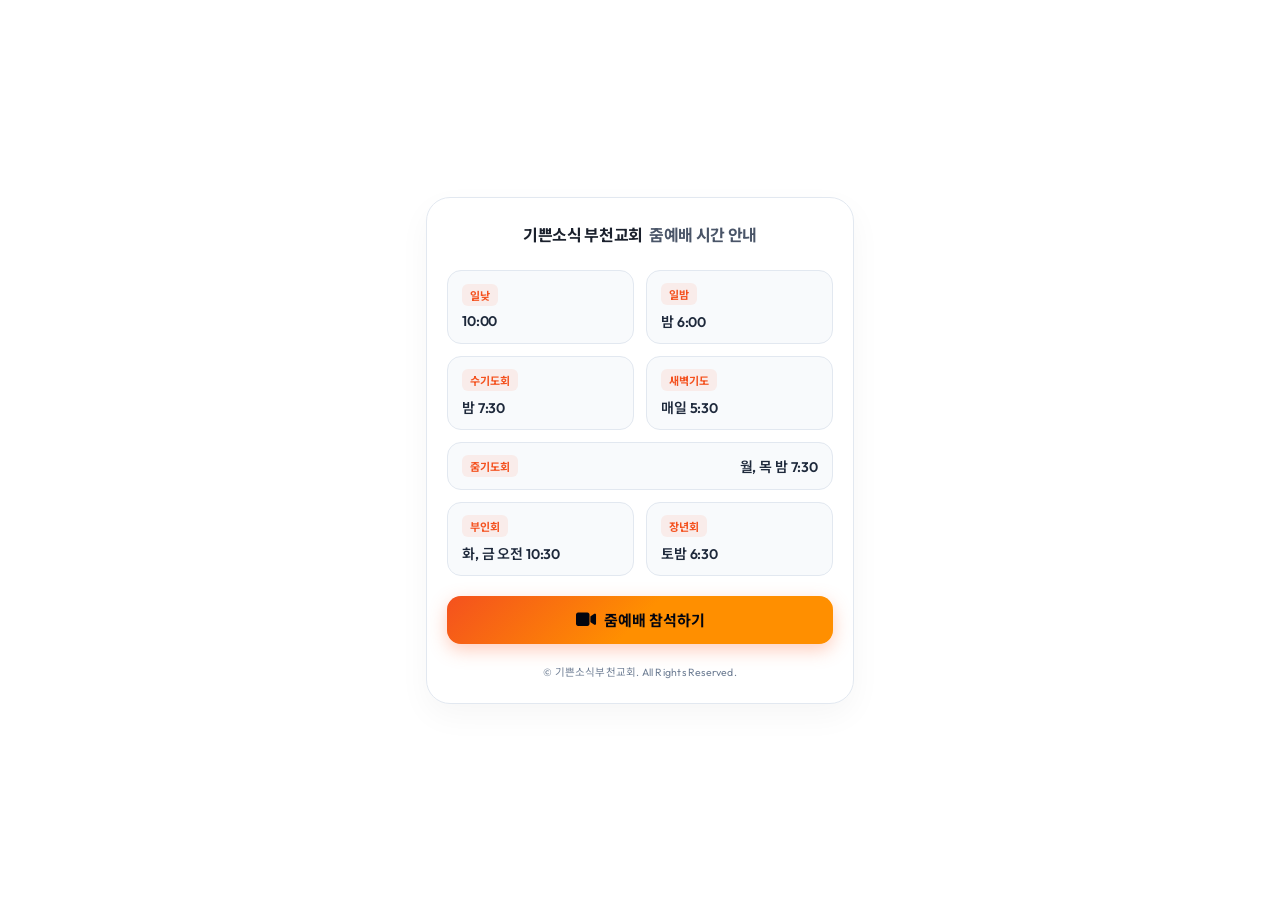
<file: index.html>
<!DOCTYPE html>
<html lang="ko">
<head>
  <meta charset="UTF-8">
  <meta name="viewport" content="width=device-width, initial-scale=1.0, maximum-scale=1.0, user-scalable=no">
  <title>기쁜소식 부천교회 줌예배 안내</title>
  
  <!-- SEO Meta Tags -->
  <meta name="description" content="기쁜소식 부천교회 줌예배 줌(Zoom) 참가 및 예배 안내 페이지입니다.">
  <meta name="theme-color" content="#ffffff">
  
  <!-- Open Graph / KakaoTalk Share Preview Tags -->
  <meta property="og:title" content="기쁜소식 부천교회 줌예배 안내">
  <meta property="og:description" content="온라인 줌(Zoom) 예배 접속 링크 및 시간표 안내 페이지입니다.">
  <meta property="og:type" content="website">
  <meta property="og:url" content="https://cwchung88-ccw.github.io/zoom/">
  
  <!-- Google Fonts -->
  <link rel="preconnect" href="https://fonts.googleapis.com">
  <link rel="preconnect" href="https://fonts.gstatic.com" crossorigin>
  <link href="https://fonts.googleapis.com/css2?family=Noto+Sans+KR:wght@300;400;500;700&family=Outfit:wght@300;400;500;600;700&display=swap" rel="stylesheet">
  
  <!-- FontAwesome Icons -->
  <link rel="stylesheet" href="https://cdnjs.cloudflare.com/ajax/libs/font-awesome/6.4.0/css/all.min.css">
  
  <!-- Custom Styles -->
  <link rel="stylesheet" href="index.css">
</head>
<body>
  <!-- Animated Background Elements -->
  <div class="bg-gradient-overlay"></div>
  <div class="glow-orb" id="orb-1"></div>
  <div class="glow-orb" id="orb-2"></div>
  
  <div class="app-container">
    <main class="card-container">
      <!-- Header Section -->
      <header class="header-section">
        <h1 class="main-title">
          <span id="church-title" class="church-title">기쁜소식 부천교회</span>
          <span class="service-badge">줌예배 시간 안내</span>
        </h1>
      </header>

      <!-- Schedule List Section -->
      <section class="schedule-section">
        <div class="schedule-list">
          <div class="schedule-item">
            <span class="schedule-badge">일낮</span>
            <span class="schedule-time">10:00</span>
          </div>
          <div class="schedule-item">
            <span class="schedule-badge">일밤</span>
            <span class="schedule-time">밤 6:00</span>
          </div>
          <div class="schedule-item">
            <span class="schedule-badge">수기도회</span>
            <span class="schedule-time">밤 7:30</span>
          </div>
          <div class="schedule-item">
            <span class="schedule-badge">새벽기도</span>
            <span class="schedule-time">매일 5:30</span>
          </div>
          <div class="schedule-item full-width">
            <span class="schedule-badge">줌기도회</span>
            <span class="schedule-time">월, 목 밤 7:30</span>
          </div>
          <div class="schedule-item">
            <span class="schedule-badge">부인회</span>
            <span class="schedule-time">화, 금 오전 10:30</span>
          </div>
          <div class="schedule-item">
            <span class="schedule-badge">장년회</span>
            <span class="schedule-time">토밤 6:30</span>
          </div>
        </div>
      </section>

      <!-- Main Action: Join Zoom -->
      <section class="action-section">
        <a id="btn-join-zoom" href="https://us02web.zoom.us/j/8513262934?pwd=cGhpZkpqZk5qU2VRVUlpVnM3VTd0Zz09" target="_blank" class="join-button">
          <span class="pulse-effect"></span>
          <i class="fa-solid fa-video join-icon"></i>
          <span>줌예배 참석하기</span>
        </a>
      </section>


      <!-- Zoom Connection Credentials (Hidden as requested) -->
      <!--
      <section class="credentials-section">
        ...
      </section>
      -->

      <!-- Bible Verse Card (Hidden in Minimal View)
      <section class="verse-section">
        <div class="verse-card">
          <i class="fa-solid fa-quote-left quote-icon top"></i>
          <p id="txt-bible-verse" class="verse-text">“하나님은 영이시니 예배하는 자가 신령과 진정으로 예배할찌니라” (요4:24)</p>
          <i class="fa-solid fa-quote-right quote-icon bottom"></i>
        </div>
      </section>
      -->

      <!-- Guidelines Section (Hidden in Minimal View)
      <section class="guidelines-section">
        <div class="guidelines-box">
          <i class="fa-solid fa-circle-info info-icon"></i>
          <p id="txt-instructions" class="guidelines-text">
            인터넷으로 예배를 드리시는 분은 화면을 켜고 바르게 앉아 오프라인 예배에 참석하는 마음으로 임해주시기 바랍니다.
          </p>
        </div>
      </section>
      -->
      
      <!-- Footer Copyright -->
      <footer class="footer-section">
        <p>&copy; 기쁜소식부천교회. All Rights Reserved.</p>
      </footer>
    </main>
  </div>

  <!-- Configuration and Logic Scripts -->
  <script src="config.js"></script>
  <script src="index.js"></script>
</body>
</html>
</file>
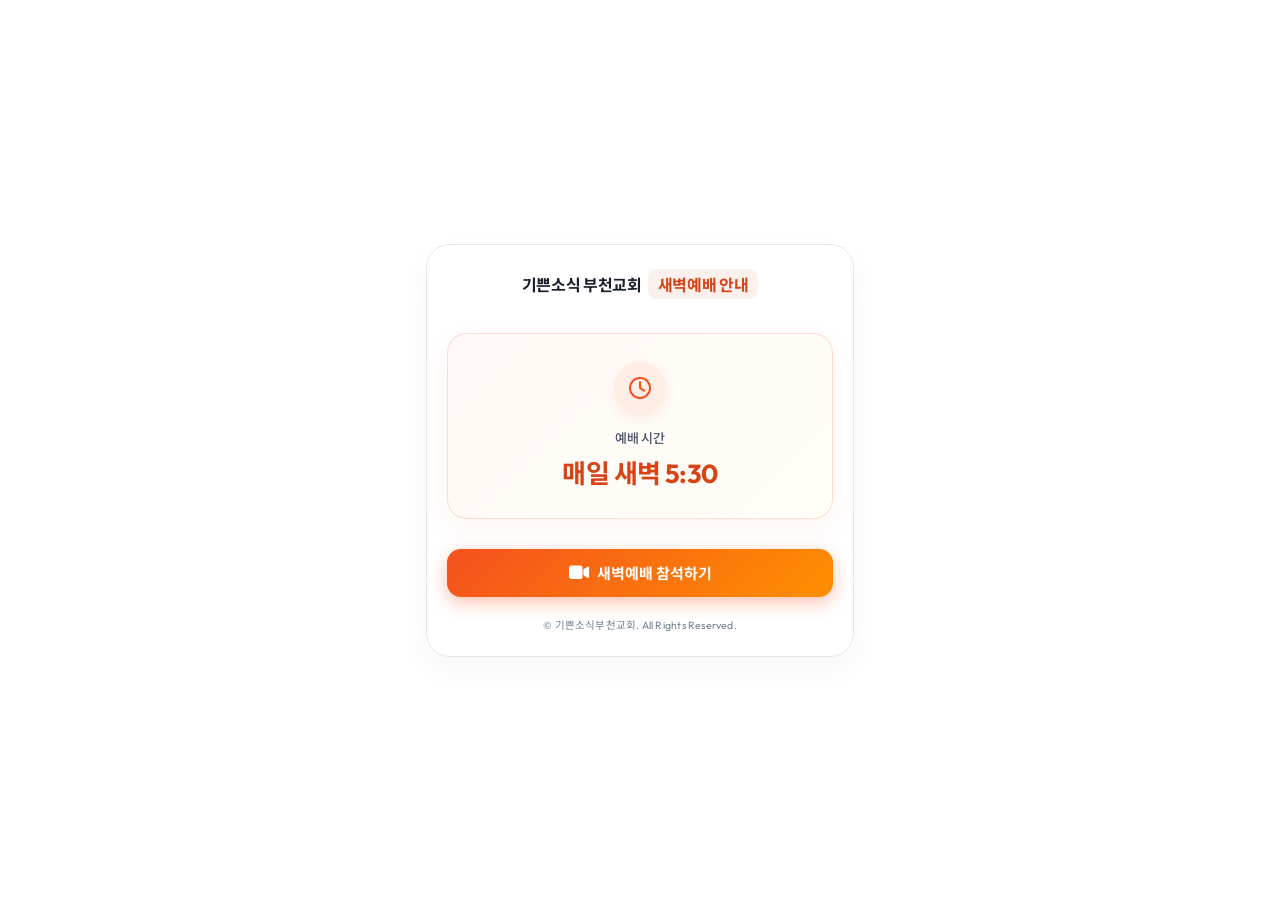
<file: dawn.html>
<!DOCTYPE html>
<html lang="ko">
<head>
  <meta charset="UTF-8">
  <meta name="viewport" content="width=device-width, initial-scale=1.0, maximum-scale=1.0, user-scalable=no">
  <title>기쁜소식부천교회 새벽예배 안내</title>
  
  <!-- SEO Meta Tags -->
  <meta name="description" content="기쁜소식부천교회 새벽예배 안내 페이지입니다.">
  <meta name="theme-color" content="#ffffff">
  
  <!-- Open Graph / KakaoTalk Share Preview Tags -->
  <meta property="og:title" content="기쁜소식부천교회 새벽예배
(매일 새벽 5:30)">

  <meta property="og:description" content="여기를 눌러 링크를 확인하세요.">


  <meta property="og:type" content="website">
  <meta property="og:url" content="https://cwchung88-ccw.github.io/zoom/dawn.html">
  
  <!-- Google Fonts -->
  <link rel="preconnect" href="https://fonts.googleapis.com">
  <link rel="preconnect" href="https://fonts.gstatic.com" crossorigin>
  <link href="https://fonts.googleapis.com/css2?family=Noto+Sans+KR:wght@300;400;500;700&family=Outfit:wght@300;400;500;600;700&display=swap" rel="stylesheet">
  
  <!-- FontAwesome Icons -->
  <link rel="stylesheet" href="https://cdnjs.cloudflare.com/ajax/libs/font-awesome/6.4.0/css/all.min.css">
  
  <!-- Custom Styles -->
  <link rel="stylesheet" href="index.css">
</head>
<body>
  <!-- Animated Background Elements -->
  <div class="bg-gradient-overlay"></div>
  <div class="glow-orb" id="orb-1"></div>
  <div class="glow-orb" id="orb-2"></div>
  
  <div class="app-container">
    <main class="card-container">
      <!-- Header Section -->
      <header class="header-section">
        <h1 class="main-title">
          <span id="church-title" class="church-title">기쁜소식 부천교회</span>
          <span class="service-badge theme-dawn">새벽예배 안내</span>
        </h1>
      </header>

      <!-- Dawn Worship Time Section -->
      <section class="dawn-time-section">
        <div class="dawn-time-card">
          <div class="dawn-time-icon-container">
            <i class="fa-regular fa-clock"></i>
          </div>
          <div class="dawn-time-info">
            <span class="dawn-time-label">예배 시간</span>
            <span id="dawn-time" class="dawn-time-value">매일 새벽 5:30</span>
          </div>
        </div>
      </section>

      <!-- Main Action: Join Zoom -->
      <section class="action-section">
        <a id="btn-join-zoom" href="https://us02web.zoom.us/j/8513262934?pwd=cGhpZkpqZk5qU2VRVUlpVnM3VTd0Zz09" target="_blank" class="join-button dawn-button">
          <span class="pulse-effect"></span>
          <i class="fa-solid fa-video join-icon"></i>
          <span>새벽예배 참석하기</span>
        </a>
      </section>

      
      <!-- Footer Copyright -->
      <footer class="footer-section">
        <p>&copy; 기쁜소식부천교회. All Rights Reserved.</p>
      </footer>
    </main>
  </div>

  <!-- Configuration and Logic Scripts -->
  <script src="config.js"></script>
  <script src="index.js"></script>
</body>
</html>
</file>
<file: index.css>
/* ==========================================
   Design System: Dawn & Glow (새벽 테마)
   ========================================== */

:root {
  /* Colors - Pure White Theme */
  --bg-dark: #ffffff;
  --bg-darker: #ffffff;
  --card-bg: #ffffff;
  --card-border: #e2e8f0;
  
  --primary-glow: rgba(255, 112, 67, 0.04);
  --secondary-glow: rgba(45, 140, 255, 0.04);
  
  /* Accent Colors */
  --color-dawn-gold: #d84315;
  --color-dawn-orange: #f4511e;
  --color-sun: #ff8f00;
  --color-zoom: #0076ff;
  
  /* Text Colors */
  --text-primary: #1a1e2d;
  --text-secondary: #4a5568;
  --text-muted: #718096;
  --text-verse: #c62828;
  
  /* Typography */
  --font-family: 'Outfit', 'Noto Sans KR', -apple-system, BlinkMacSystemFont, 'Segoe UI', Roboto, Helvetica, Arial, sans-serif;
  
  /* Transitions */
  --transition-smooth: all 0.3s cubic-bezier(0.4, 0, 0.2, 1);
  --transition-bounce: all 0.5s cubic-bezier(0.175, 0.885, 0.32, 1.275);
}

/* Reset & Base Styles */
* {
  margin: 0;
  padding: 0;
  box-sizing: border-box;
  -webkit-tap-highlight-color: transparent;
}

body {
  font-family: var(--font-family);
  background-color: var(--bg-dark);
  color: var(--text-primary);
  min-height: 100vh;
  display: flex;
  justify-content: center;
  align-items: center;
  overflow-x: hidden;
  position: relative;
}

/* Smooth custom scrollbar for mobile browser */
::-webkit-scrollbar {
  width: 6px;
}
::-webkit-scrollbar-track {
  background: var(--bg-darker);
}
::-webkit-scrollbar-thumb {
  background: rgba(0, 0, 0, 0.15);
  border-radius: 3px;
}
::-webkit-scrollbar-thumb:hover {
  background: rgba(0, 0, 0, 0.3);
}

/* Ambient Background Glows */
.bg-gradient-overlay {
  position: fixed;
  top: 0;
  left: 0;
  width: 100vw;
  height: 100vh;
  background: #ffffff;
  z-index: -3;
}

.glow-orb {
  display: none;
}

#orb-1 {
  top: -10%;
  left: -20%;
  width: 70vw;
  height: 70vw;
  background: radial-gradient(circle, var(--color-dawn-orange) 0%, transparent 70%);
  animation: floatOrb1 15s infinite alternate ease-in-out;
}

#orb-2 {
  bottom: -10%;
  right: -20%;
  width: 80vw;
  height: 80vw;
  background: radial-gradient(circle, var(--color-zoom) 0%, transparent 70%);
  animation: floatOrb2 20s infinite alternate ease-in-out;
}

/* Animations for Background Orbs */
@keyframes floatOrb1 {
  0% { transform: translate(0, 0) scale(1); }
  100% { transform: translate(8%, 10%) scale(1.15); }
}

@keyframes floatOrb2 {
  0% { transform: translate(0, 0) scale(1); }
  100% { transform: translate(-10%, -8%) scale(0.9); }
}

/* App Container */
.app-container {
  width: 100%;
  max-width: 460px;
  padding: 16px;
  display: flex;
  justify-content: center;
  align-items: center;
  min-height: 100vh;
}

/* Glass Card Container */
.card-container {
  width: 100%;
  background: var(--card-bg);
  border: 1px solid var(--card-border);
  border-radius: 24px;
  padding: 24px 20px;
  box-shadow: 0 12px 32px rgba(0, 0, 0, 0.04);
  display: flex;
  flex-direction: column;
  gap: 20px;
  position: relative;
  overflow: hidden;
  animation: slideUpFade 0.8s cubic-bezier(0.16, 1, 0.3, 1);
}

@keyframes slideUpFade {
  from {
    opacity: 0;
    transform: translateY(30px);
  }
  to {
    opacity: 1;
    transform: translateY(0);
  }
}

/* Header Section */
.header-section {
  display: flex;
  flex-direction: column;
  align-items: center;
  text-align: center;
  position: relative;
}

.logo-container {
  width: 48px;
  height: 48px;
  background: linear-gradient(135deg, rgba(255, 112, 67, 0.25) 0%, rgba(255, 213, 79, 0.25) 100%);
  border: 1px solid rgba(255, 171, 64, 0.3);
  border-radius: 14px;
  display: flex;
  justify-content: center;
  align-items: center;
  margin-bottom: 10px;
  box-shadow: 0 6px 18px rgba(255, 112, 67, 0.15);
  position: relative;
}

.dawn-logo-icon {
  font-size: 20px;
  background: linear-gradient(135deg, var(--color-sun) 0%, var(--color-dawn-orange) 100%);
  -webkit-background-clip: text;
  -webkit-text-fill-color: transparent;
  animation: gentlePulse 3s infinite alternate ease-in-out;
}

@keyframes gentlePulse {
  0% { transform: scale(1); filter: drop-shadow(0 0 2px rgba(255, 213, 79, 0.3)); }
  100% { transform: scale(1.08); filter: drop-shadow(0 0 10px rgba(255, 112, 67, 0.6)); }
}

.main-title {
  display: flex;
  align-items: center;
  justify-content: center;
  gap: 6px;
  margin-bottom: 4px;
  flex-wrap: wrap;
}

.church-title {
  font-size: 16px;
  font-weight: 700;
  color: #1a202c;
  letter-spacing: -0.02em;
}

.service-badge {
  font-size: 16px;
  font-weight: 700;
  color: #4a5568;
  letter-spacing: -0.02em;
}

.service-subtitle {
  font-size: 12px;
  color: var(--text-secondary);
  line-height: 1.5;
  max-width: 90%;
  margin-bottom: 12px;
  font-weight: 300;
}

.time-card {
  display: flex;
  align-items: center;
  gap: 6px;
  background: rgba(255, 255, 255, 0.7);
  border: 1px solid rgba(255, 171, 64, 0.2);
  border-radius: 10px;
  padding: 6px 12px;
  box-shadow: 0 4px 12px rgba(13, 20, 56, 0.04);
}

.clock-icon {
  font-size: 14px;
  color: var(--color-dawn-gold);
}

.time-text {
  font-size: 14px;
  font-weight: 600;
  color: var(--color-dawn-gold);
  letter-spacing: 0.02em;
}

/* Action: Join Zoom Button */
.action-section {
  width: 100%;
  display: flex;
  justify-content: center;
}

.join-button {
  width: 100%;
  height: 48px;
  border-radius: 14px;
  border: none;
  background: linear-gradient(135deg, var(--color-dawn-orange) 0%, #ff8f00 50%, var(--color-sun) 100%);
  color: #03050f;
  font-family: var(--font-family);
  font-size: 15px;
  font-weight: 700;
  text-decoration: none;
  display: flex;
  justify-content: center;
  align-items: center;
  gap: 8px;
  cursor: pointer;
  position: relative;
  z-index: 1;
  box-shadow: 0 6px 18px rgba(255, 112, 67, 0.35);
  transition: var(--transition-bounce);
  overflow: hidden;
}

.join-button:hover, .join-button:focus {
  transform: translateY(-2px) scale(1.02);
  box-shadow: 0 12px 30px rgba(255, 112, 67, 0.5);
  outline: none;
}

.join-button:active {
  transform: translateY(1px) scale(0.98);
}

/* Pulse Glow Effect behind join button */
.pulse-effect {
  position: absolute;
  top: 0;
  left: 0;
  width: 100%;
  height: 100%;
  border-radius: 14px;
  background: inherit;
  z-index: -1;
  opacity: 0.5;
  animation: pulseButton 2s infinite ease-out;
}

@keyframes pulseButton {
  0% { transform: scale(1); opacity: 0.5; }
  100% { transform: scale(1.15, 1.25); opacity: 0; }
}

.join-icon {
  font-size: 18px;
}

/* Credentials Section */
.credentials-section {
  display: flex;
  flex-direction: column;
  gap: 12px;
}

.section-title {
  font-size: 12px;
  font-weight: 600;
  letter-spacing: 0.05em;
  color: var(--text-muted);
  text-transform: uppercase;
  margin-bottom: 2px;
}

.credential-row {
  display: flex;
  justify-content: space-between;
  align-items: center;
  background: rgba(255, 255, 255, 0.03);
  border: 1px solid rgba(255, 255, 255, 0.06);
  border-radius: 12px;
  padding: 10px 14px;
  transition: var(--transition-smooth);
}

.credential-row:hover {
  background: rgba(255, 255, 255, 0.05);
  border-color: rgba(255, 255, 255, 0.1);
}

.credential-info {
  display: flex;
  flex-direction: column;
  gap: 2px;
}

.credential-label {
  font-size: 10.5px;
  color: var(--text-muted);
  font-weight: 500;
}

.credential-value {
  font-size: 15.5px;
  font-weight: 600;
  letter-spacing: 0.02em;
  font-family: 'Outfit', sans-serif;
  color: var(--text-primary);
}

.copy-button {
  background: rgba(255, 255, 255, 0.05);
  border: 1px solid rgba(255, 255, 255, 0.1);
  border-radius: 8px;
  padding: 6px 12px;
  color: var(--text-secondary);
  font-family: var(--font-family);
  font-size: 11.5px;
  font-weight: 500;
  cursor: pointer;
  display: flex;
  align-items: center;
  gap: 6px;
  transition: var(--transition-bounce);
}

.copy-button:hover, .copy-button:focus {
  background: rgba(255, 255, 255, 0.1);
  color: var(--text-primary);
  border-color: rgba(255, 255, 255, 0.2);
  outline: none;
}

.copy-button:active {
  transform: scale(0.95);
}

/* Copied Success State */
.copy-button.copied {
  background: rgba(76, 175, 80, 0.15);
  border-color: rgba(76, 175, 80, 0.4);
  color: #81c784;
  animation: popScale 0.3s cubic-bezier(0.175, 0.885, 0.32, 1.275);
}

@keyframes popScale {
  0% { transform: scale(1); }
  50% { transform: scale(1.15); }
  100% { transform: scale(1); }
}

/* Bible Verse Section */
.verse-section {
  width: 100%;
}

.verse-card {
  position: relative;
  background: linear-gradient(135deg, rgba(255, 171, 64, 0.03) 0%, rgba(255, 112, 67, 0.03) 100%);
  border: 1px dashed rgba(255, 171, 64, 0.15);
  border-radius: 20px;
  padding: 24px 28px;
  text-align: center;
}

.quote-icon {
  position: absolute;
  font-size: 14px;
  color: rgba(255, 171, 64, 0.18);
}

.quote-icon.top {
  top: 14px;
  left: 16px;
}

.quote-icon.bottom {
  bottom: 14px;
  right: 16px;
}

.verse-text {
  font-size: 13.5px;
  font-weight: 400;
  line-height: 1.7;
  color: var(--text-verse);
  letter-spacing: -0.01em;
}

/* Guidelines Box */
.guidelines-section {
  width: 100%;
}

.guidelines-box {
  display: flex;
  gap: 12px;
  background: rgba(45, 140, 255, 0.04);
  border: 1px solid rgba(45, 140, 255, 0.08);
  border-radius: 16px;
  padding: 14px 16px;
}

.info-icon {
  font-size: 14px;
  color: var(--color-zoom);
  margin-top: 2px;
  flex-shrink: 0;
}

.guidelines-text {
  font-size: 12px;
  color: rgba(255, 255, 255, 0.65);
  line-height: 1.6;
  font-weight: 300;
}

/* Footer Copyright */
.footer-section {
  text-align: center;
  margin-top: 0px;
}

.footer-section p {
  font-size: 10.5px;
  color: var(--text-muted);
  letter-spacing: 0.02em;
}

/* Mobile Breakpoints adaptation */
@media (max-width: 375px) {
  .card-container {
    padding: 20px 14px;
    gap: 16px;
  }
}

/* Schedule List Styles */
.schedule-section {
  width: 100%;
}

.schedule-list {
  display: grid;
  grid-template-columns: repeat(2, 1fr);
  gap: 12px;
  width: 100%;
}

.schedule-item {
  display: flex;
  flex-direction: column;
  justify-content: center;
  align-items: flex-start;
  background: #f8fafc;
  border: 1px solid #e2e8f0;
  border-radius: 14px;
  padding: 12px 14px;
  gap: 6px;
  transition: var(--transition-smooth);
}

.schedule-item:hover {
  background: #f1f5f9;
  border-color: #cbd5e1;
}

.schedule-item.full-width {
  grid-column: span 2;
  flex-direction: row;
  justify-content: space-between;
  align-items: center;
}

.schedule-badge {
  font-size: 11px;
  font-weight: 700;
  color: #f4511e;
  background: rgba(244, 81, 30, 0.08);
  padding: 3px 8px;
  border-radius: 6px;
}

.schedule-time {
  font-size: 14px;
  font-weight: 600;
  color: #1e293b;
  letter-spacing: -0.01em;
}

/* ==========================================
   Dawn Worship Specific Styles
   ========================================== */
.service-badge.theme-dawn {
  color: var(--color-dawn-gold);
  background: rgba(216, 67, 21, 0.08);
  padding: 3px 10px;
  border-radius: 8px;
}

.dawn-time-section {
  width: 100%;
  display: flex;
  justify-content: center;
  align-items: center;
  margin: 10px 0;
}

.dawn-time-card {
  width: 100%;
  background: linear-gradient(135deg, #fff8f6 0%, #fffef7 100%);
  border: 1px solid rgba(244, 81, 30, 0.18);
  border-radius: 20px;
  padding: 28px 20px;
  display: flex;
  flex-direction: column;
  align-items: center;
  justify-content: center;
  gap: 14px;
  box-shadow: 0 10px 30px rgba(244, 81, 30, 0.06);
  text-align: center;
  transition: var(--transition-bounce);
}

.dawn-time-card:hover {
  transform: translateY(-3px);
  box-shadow: 0 16px 36px rgba(244, 81, 30, 0.1);
  border-color: rgba(244, 81, 30, 0.3);
}

.dawn-time-icon-container {
  width: 52px;
  height: 52px;
  border-radius: 50%;
  background: rgba(244, 81, 30, 0.08);
  display: flex;
  justify-content: center;
  align-items: center;
  color: var(--color-dawn-orange);
  font-size: 22px;
  box-shadow: 0 4px 12px rgba(244, 81, 30, 0.1);
  animation: gentlePulse 3s infinite alternate ease-in-out;
}

.dawn-time-info {
  display: flex;
  flex-direction: column;
  gap: 6px;
}

.dawn-time-label {
  font-size: 13px;
  font-weight: 500;
  color: var(--text-secondary);
  letter-spacing: -0.01em;
}

.dawn-time-value {
  font-size: 26px;
  font-weight: 700;
  color: var(--color-dawn-gold);
  letter-spacing: -0.02em;
}

.join-button.dawn-button {
  background: linear-gradient(135deg, var(--color-dawn-orange) 0%, var(--color-sun) 100%);
  color: #ffffff;
  box-shadow: 0 6px 18px rgba(244, 81, 30, 0.35);
}

.join-button.dawn-button:hover, .join-button.dawn-button:focus {
  color: #ffffff;
  box-shadow: 0 12px 30px rgba(244, 81, 30, 0.5);
}
</file>
